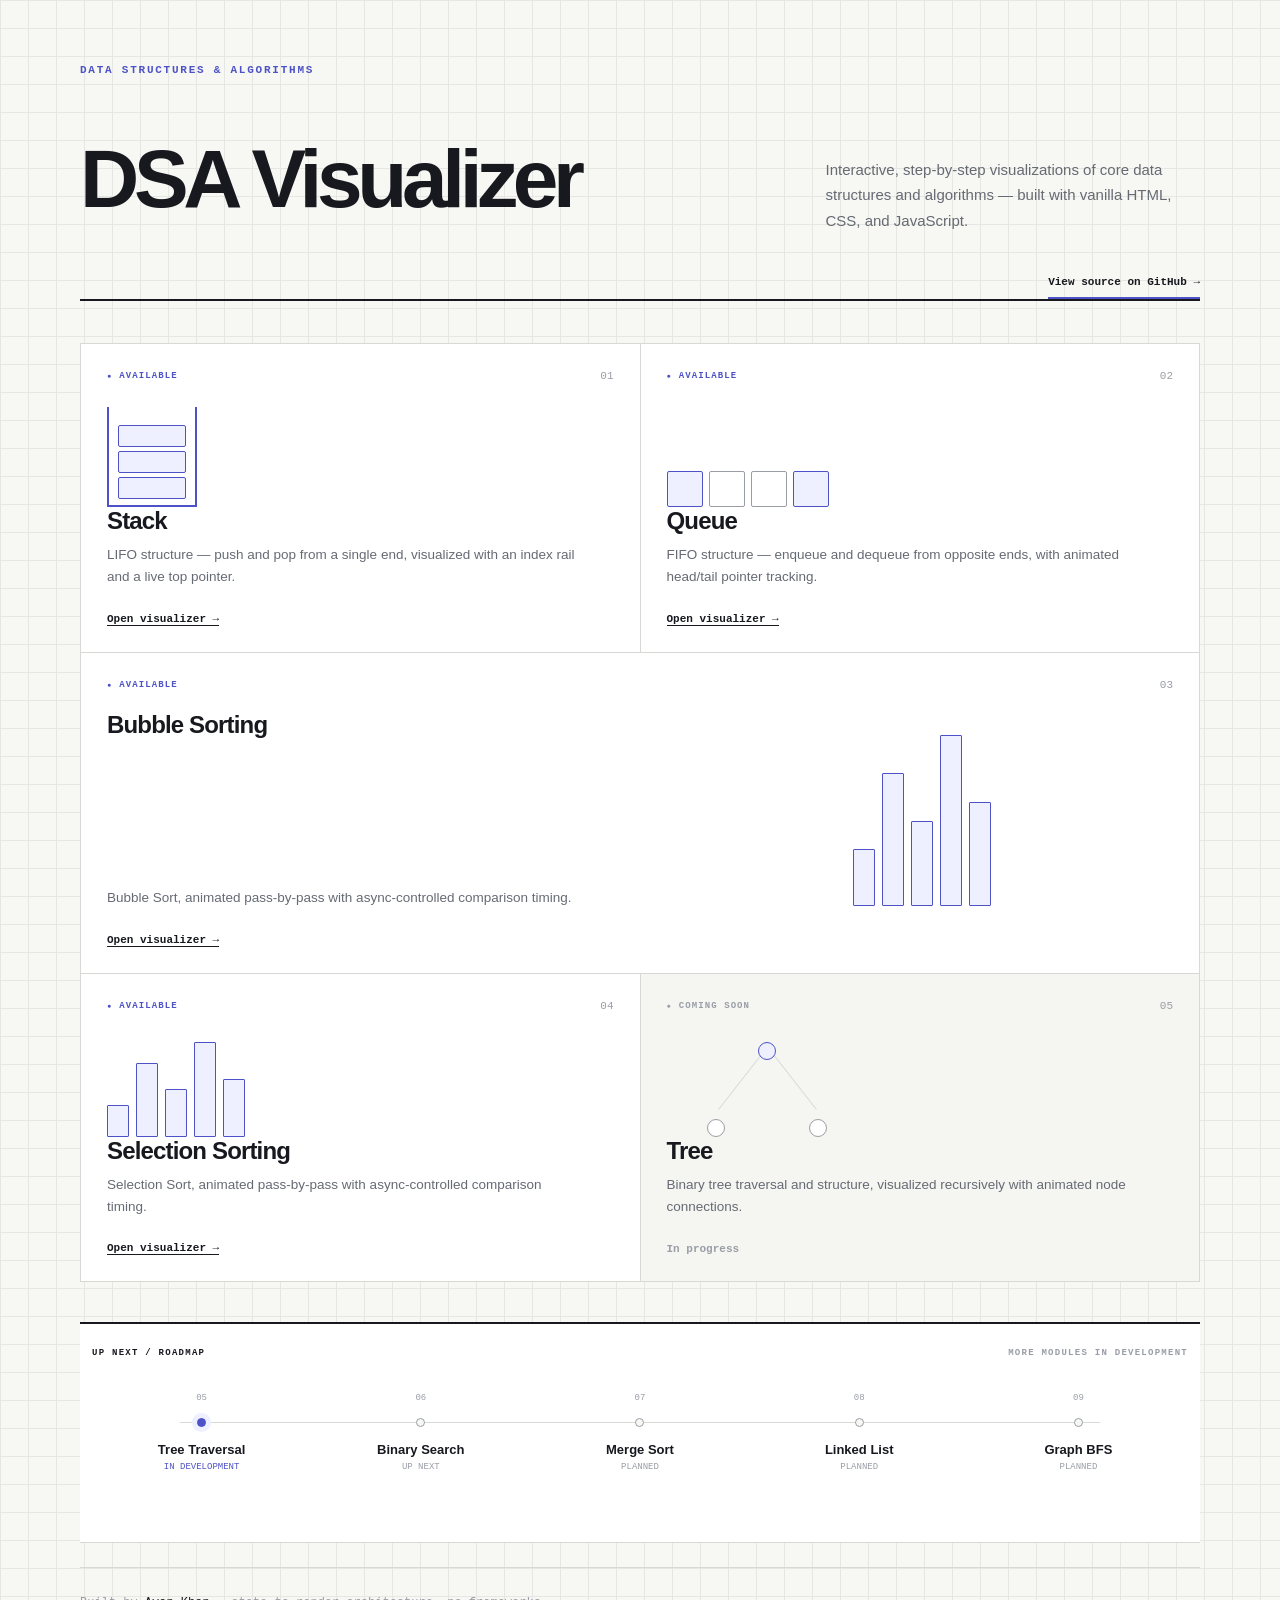
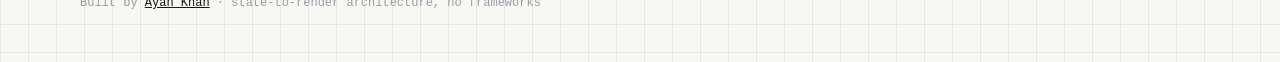
<file: index.html>
<!DOCTYPE html>
<html lang="en">

<head>
  <meta charset="UTF-8" />
  <meta name="viewport" content="width=device-width, initial-scale=1.0">
  <title>DSA-Visualizer</title>
  <link rel="stylesheet" href="style.css">
</head>

<body>

  <div class="page">
    <header class="hero">
      <p class="eyebrow">Data Structures &amp; Algorithms</p>
      <h1>DSA Visualizer</h1>
      <p class="subtitle">Interactive, step-by-step visualizations of core data structures and algorithms — built with
        vanilla HTML, CSS, and JavaScript.</p>
      <a class="repo-link" href="https://github.com/ayan-023/dsa-visualizer" target="_blank" rel="noopener">View source
        on GitHub →</a>
    </header>

    <main class="grid">

      <a class="card" href="Stack/">
        <div class="card-top">
          <span class="tag">Available</span>
          <span class="module-index">01</span>
        </div>
        <div class="icon-box">
          <div class="mini-bars">
            <span style="height:60%"></span>
            <span style="height:85%"></span>
            <span style="height:45%"></span>
          </div>
        </div>
        <h2>Stack</h2>
        <p>LIFO structure — push and pop from a single end, visualized with an index rail and a live top pointer.</p>
        <span class="open-link">Open visualizer →</span>
      </a>

      <a class="card" href="Queue/">
        <div class="card-top">
          <span class="tag">Available</span>
          <span class="module-index">02</span>
        </div>
        <div class="icon-box">
          <div class="mini-queue">
            <span></span><span></span><span></span><span></span>
          </div>
        </div>
        <h2>Queue</h2>
        <p>FIFO structure — enqueue and dequeue from opposite ends, with animated head/tail pointer tracking.</p>
        <span class="open-link">Open visualizer →</span>
      </a>

      <a class="card" href="Bubble Sort/">
        <div class="card-top">
          <span class="tag">Available</span>
          <span class="module-index">03</span>
        </div>
        <div class="icon-box">
          <div class="mini-sort">
            <span style="height:30%"></span>
            <span style="height:70%"></span>
            <span style="height:45%"></span>
            <span style="height:90%"></span>
            <span style="height:55%"></span>
          </div>
        </div>
        <h2>Bubble Sorting</h2>
        <p>Bubble Sort, animated pass-by-pass with async-controlled comparison timing.</p>
        <span class="open-link">Open visualizer →</span>
      </a>
      <a class="card" href="Selection Sort/">
        <div class="card-top">
          <span class="tag">Available</span>
          <span class="module-index">04</span>
        </div>
        <div class="icon-box">
          <div class="mini-sort">
            <span style="height:30%"></span>
            <span style="height:70%"></span>
            <span style="height:45%"></span>
            <span style="height:90%"></span>
            <span style="height:55%"></span>
          </div>
        </div>
        <h2>Selection Sorting</h2>
        <p>Selection Sort, animated pass-by-pass with async-controlled comparison timing.</p>
        <span class="open-link">Open visualizer →</span>
      </a>

      <div class="card card-disabled">
        <div class="card-top">
          <span class="tag tag-soon">Coming soon</span>
          <span class="module-index">05</span>
        </div>
        <div class="icon-box">
          <div class="mini-tree">
            <span class="node root"></span>
            <span class="node l"></span>
            <span class="node r"></span>
          </div>
        </div>
        <h2>Tree</h2>
        <p>Binary tree traversal and structure, visualized recursively with animated node connections.</p>
        <span class="open-link muted">In progress</span>
      </div>

    </main>

<section class="roadmap">

  <div class="roadmap-head">
    <span>UP NEXT / ROADMAP</span>
    <span>MORE MODULES IN DEVELOPMENT</span>
  </div>

  <div class="roadmap-track">

    <div class="roadmap-item active">
      <span class="roadmap-number">05</span>
      <span class="roadmap-dot"></span>
      <h3>Tree Traversal</h3>
      <p>In development</p>
    </div>

    <div class="roadmap-item">
      <span class="roadmap-number">06</span>
      <span class="roadmap-dot"></span>
      <h3>Binary Search</h3>
      <p>Up next</p>
    </div>

    <div class="roadmap-item">
      <span class="roadmap-number">07</span>
      <span class="roadmap-dot"></span>
      <h3>Merge Sort</h3>
      <p>Planned</p>
    </div>

    <div class="roadmap-item">
      <span class="roadmap-number">08</span>
      <span class="roadmap-dot"></span>
      <h3>Linked List</h3>
      <p>Planned</p>
    </div>

    <div class="roadmap-item">
      <span class="roadmap-number">09</span>
      <span class="roadmap-dot"></span>
      <h3>Graph BFS</h3>
      <p>Planned</p>
    </div>

  </div>
</section>

    <!-- <div class="soon">
      <h1 style="">More Algorithms Coming soon</h1>
    </div> -->

    <footer class="footer">
      <p>Built by <a href="https://github.com/ayan-023" target="_blank" rel="noopener">Ayan Khan</a> · state-to-render
        architecture, no frameworks</p>
    </footer>
  </div>

</body>

</html>
</file>
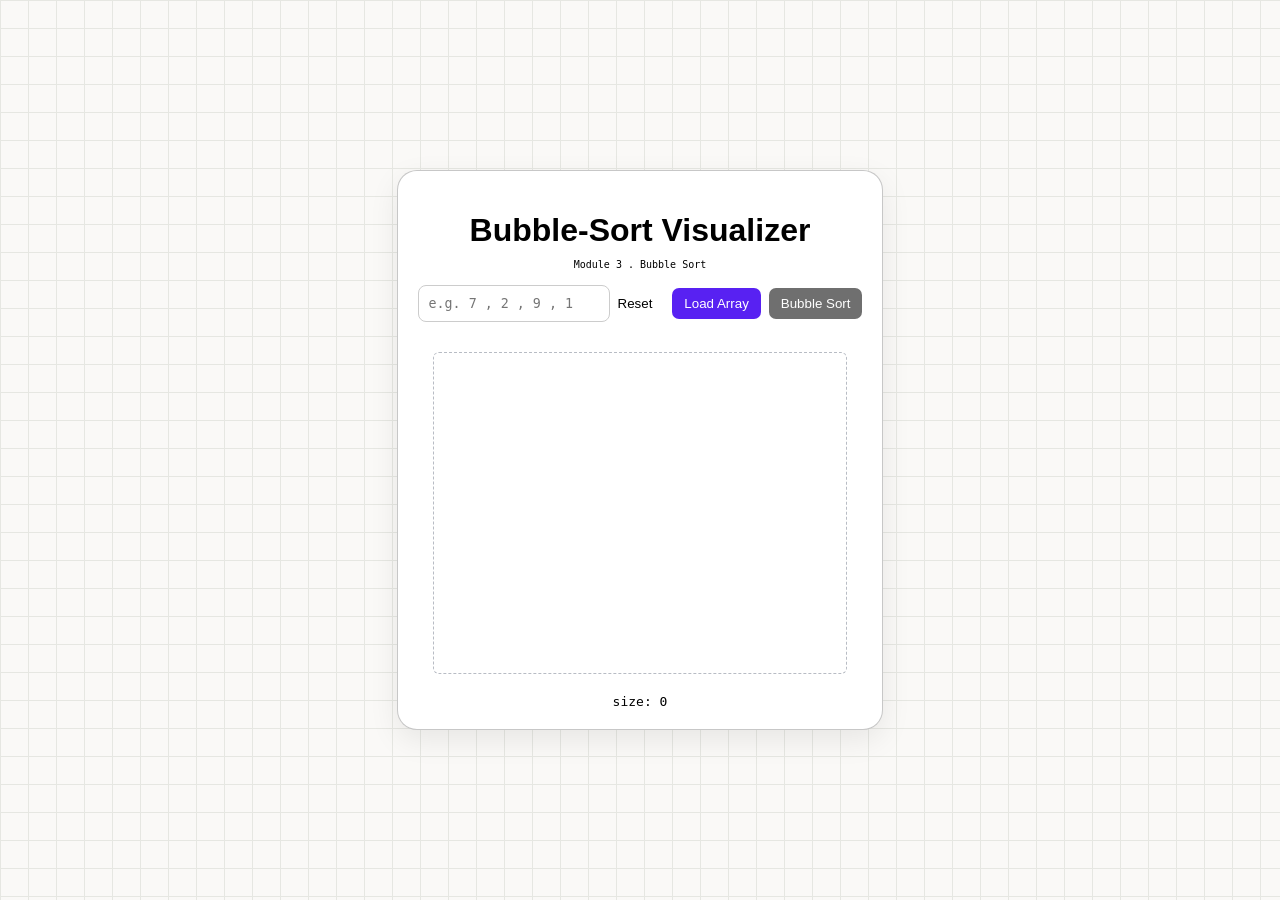
<file: Bubble Sort/index.html>
<!DOCTYPE html>
<html lang="en">

<head>
  <meta charset="UTF-8">
  <meta name="viewport" content="width=device-width, initial-scale=1.0">
  <title>bubble Sort</title>
  <script src="script.js"></script>
  <link rel="stylesheet" href="style.css">
</head>

<body>
  <div class="visualizer">
    <h1>Bubble-Sort Visualizer</h1>
    <p style="text-align: center; font-size: x-small; font-family: monospace; ">Module 3 . Bubble Sort</p>
    <div class="controls">
      <input type="text" id="inputValue" placeholder="e.g. 7 , 2 , 9 , 1">
      <button style="background-color: transparent; color: black; padding-left: 0px;" onclick="resetInput()" value="reset">Reset</button>
      <button class="loadArray" onclick="loadArray()">Load Array</button>
      <button class="bubbleSort" onclick="bubbleSort()">Bubble Sort</button>
    </div>
    <div id="barscontainer" class="bars-container"></div>
    <div id="sizeLabel" style="text-align: center; font-family: monospace; margin-top: 20px;">size: 0</div>
  </div>
</body>

</html>
</file>
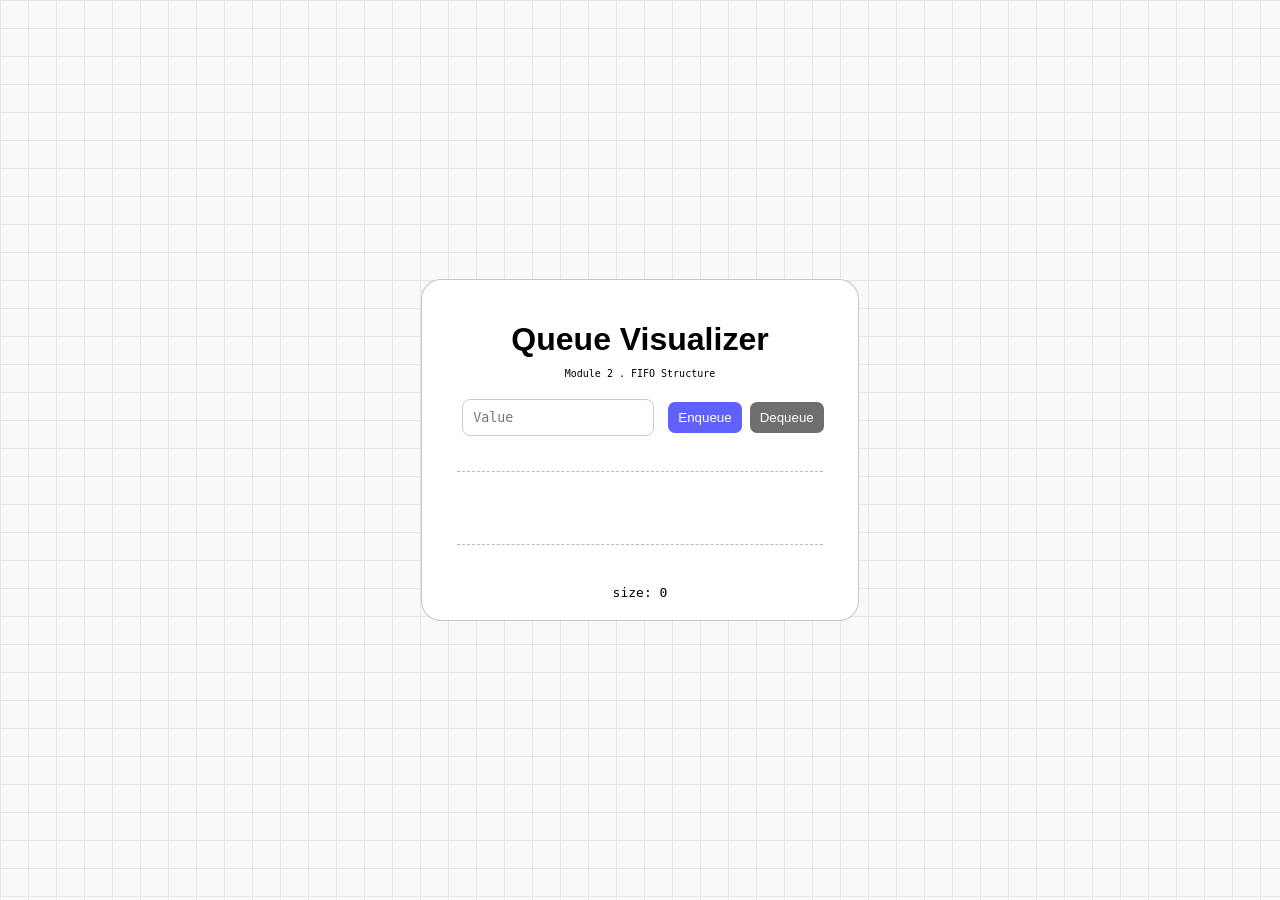
<file: Queue/index.html>
<!DOCTYPE html>
<html lang="en">

<head>
    <meta charset="UTF-8">
    <meta name="viewport" content="width=device-width, initial-scale=1.0">
    <title>Queue-Visualizer</title>
    <link rel="stylesheet" href="style.css">
    <script src="script.js"></script>
</head>

<body>
    <div class="queue-visualizer">
        <h1>Queue Visualizer</h1>
        <p style="text-align: center; font-size: x-small; font-family: monospace; ">Module 2 . FIFO Structure</p>
        <div class="controls">
            <input type="number" id="valueInput" placeholder="Value" />
            <button class="enqueue" onclick="enqueueValue()">Enqueue</button>
            <button class="dequeue" onclick="dequeueValue()">Dequeue</button>
        </div>
        <div id="queue-container" class="queue-container"></div>
        <div id="sizeLabel" style="text-align: center; font-family: monospace; margin-top: 40px;">size: 0</div>
    </div>
    <script src="script.js"></script>
    </div>
</body>

</html>
</file>
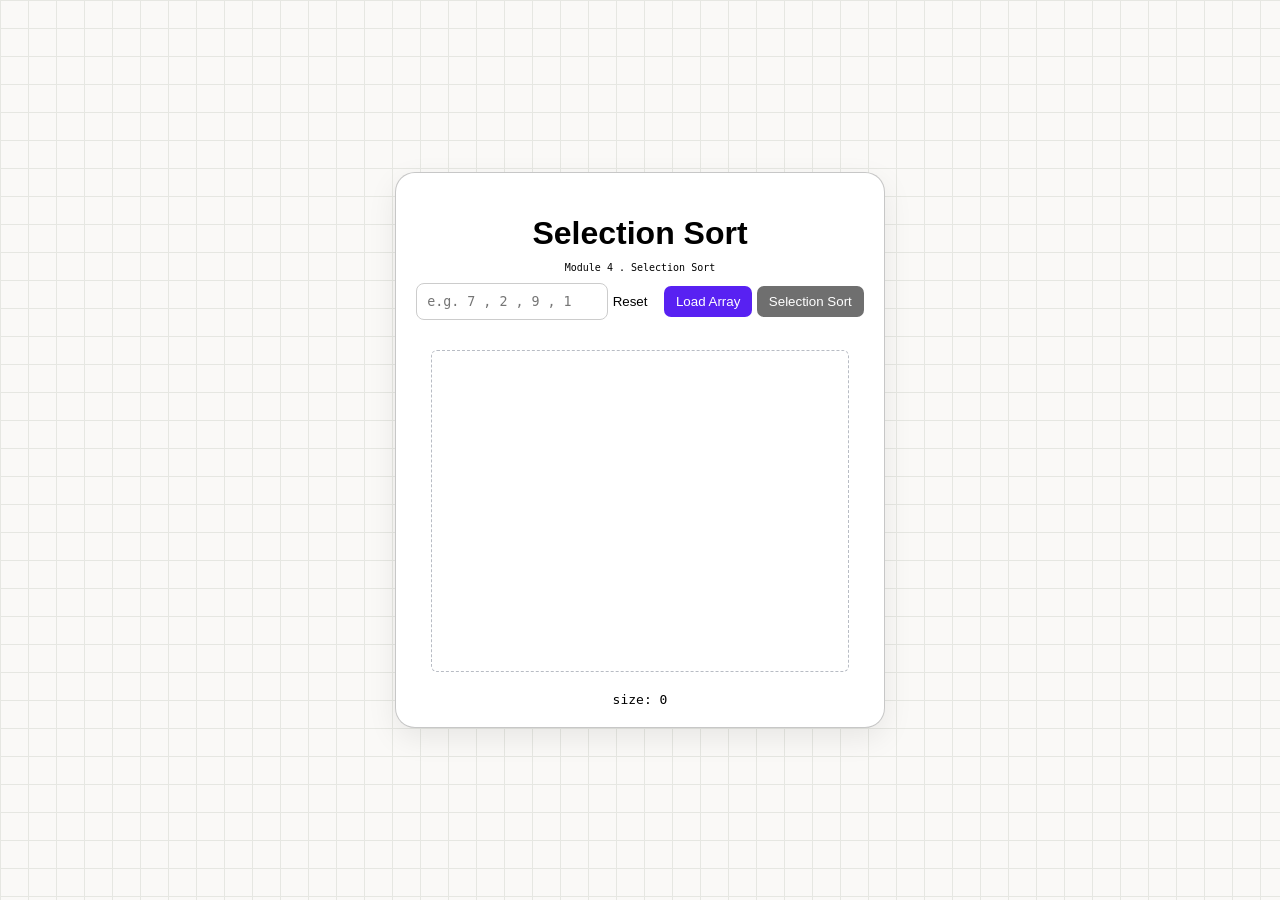
<file: Selection Sort/index.html>
<!DOCTYPE html>
<html lang="en">

<head>
    <meta charset="UTF-8">
    <meta name="viewport" content="width=device-width, initial-scale=1.0">
    <title>Selection Sort</title>
    <link rel="stylesheet" href="style.css">
    <script src="script.js"></script>
</head>

<body>
    <div class="visualizer">
        <h1>Selection Sort</h1>
        <p style="text-align: center; font-size: x-small; font-family: monospace; ">Module 4 . Selection Sort</p>
        <div class="control">
            <input type="text" placeholder="e.g. 7 , 2 , 9 , 1" id="inputValue">
            <button style="background-color: transparent; color: black; padding-left: 0px;" onclick="resetInput()" value="reset">Reset</button>
            <button class="loadArray" onclick="loadArray()">Load Array</button>
            <button class="bubbleSort" onclick="selectionSort()">Selection Sort</button>
        </div>
        <div id="barscontainer" class="bars-container"></div>
        <div id="sizeLabel" style="text-align: center; font-family: monospace; margin-top: 20px;">size: 0</div>
    </div>
</body>

</html>
</file>
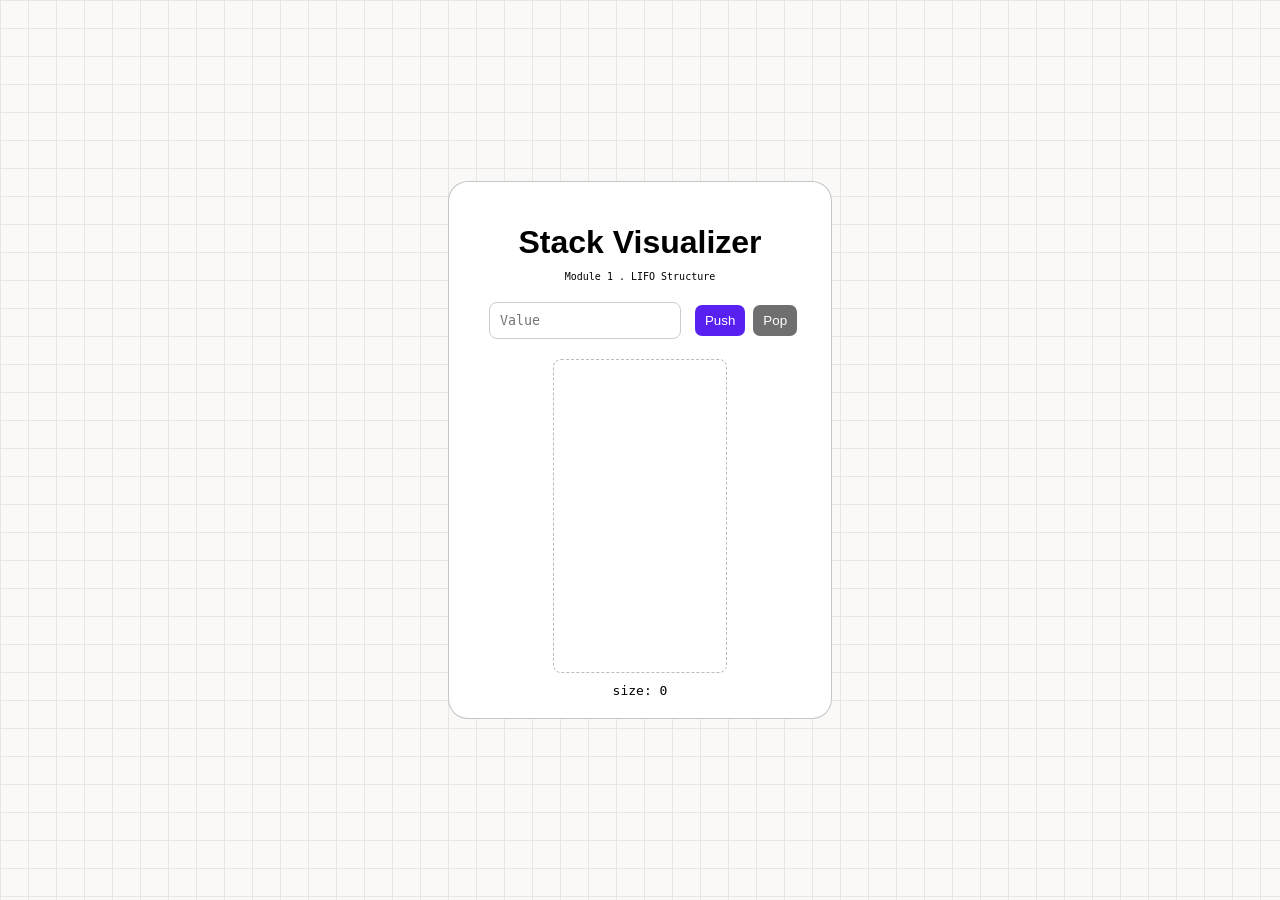
<file: Stack/index.html>
<!DOCTYPE html>
<html lang="en">

<head>
    <meta charset="UTF-8">
    <meta name="viewport" content="width=device-width, initial-scale=1.0">
    <title>Stack-Visualizer</title>
    <link rel="stylesheet" href="style.css">
    <script src="script.js"></script>
</head>

<body>
    <div class="visualizer">
        <h1>Stack Visualizer</h1>
        <p style="text-align: center; font-size: x-small; font-family: monospace; ">Module 1 . LIFO Structure</p>
        <div class="controls">
            <input type="number" id="valueInput" placeholder="Value" />
            <button class="push" onclick="pushValue()">Push</button>
            <button class="pop" onclick="popValue()">Pop</button>
        </div>
        <div id="stackContainer" class="stack-container"></div>
        <div id="sizeLabel" style="text-align: center; font-family: monospace; margin-top: 10px;">size: 0</div>
    </div>
    <script src="script.js"></script>
    </div>
</body>

</html>
</file>
<file: style.css>
:root{
  --bg:#f7f7f3;
  --paper:#fff;
  --grid:#e6e7e2;
  --line:#d8d9d4;
  --ink:#17191f;
  --soft:#666a73;
  --faint:#999da5;
  --accent:#4d52c7;
  --accent-light:#eeefff;
  --mono:"SFMono-Regular",Consolas,"Liberation Mono",monospace;
  --sans:Inter,-apple-system,BlinkMacSystemFont,"Segoe UI",sans-serif;
}

*{
  box-sizing:border-box;
}

body{
  margin:0;
  min-height:100vh;
  color:var(--ink);
  font-family:var(--sans);
  background-color:var(--bg);
  background-image:
    linear-gradient(var(--grid) 1px,transparent 1px),
    linear-gradient(90deg,var(--grid) 1px,transparent 1px);
  background-size:28px 28px;
}

.page{
  width:min(1120px,calc(100% - 40px));
  margin:auto;
  padding:64px 0 40px;
}

.hero{
  position:relative;
  display:grid;
  grid-template-columns:1.3fr .7fr;
  align-items:end;
  gap:50px;
  margin-bottom:42px;
  padding-bottom:32px;
  text-align:left;
  border-bottom:2px solid var(--ink);
}

.eyebrow{
  grid-column:1;
  margin:0 0 14px;
  color:var(--accent);
  font:600 11px var(--mono);
  letter-spacing:.16em;
  text-transform:uppercase;
}

.hero h1{
  grid-column:1;
  max-width:650px;
  margin:0;
  font-size:clamp(48px,7vw,82px);
  font-weight:750;
  line-height:.94;
  letter-spacing:-.065em;
}

.subtitle{
  grid-column:2;
  grid-row:1/4;
  align-self:end;
  margin:0 0 34px;
  color:var(--soft);
  font-size:15px;
  line-height:1.7;
}

.repo-link{
  position:absolute;
  right:0;
  bottom:0;
  padding:9px 0;
  color:var(--ink);
  font:600 11px var(--mono);
  text-decoration:none;
  border-bottom:2px solid var(--accent);
  transition:color .2s ease;
}

.repo-link:hover{
  color:var(--accent);
}

.grid{
  display:grid;
  grid-template-columns:repeat(2,1fr);
  gap:1px;
  background:var(--line);
  border:1px solid var(--line);
}

.card{
  position:relative;
  min-height:300px;
  display:grid;
  grid-template-rows:auto 105px auto 1fr auto;
  padding:26px;
  overflow:hidden;
  color:inherit;
  text-decoration:none;
  background:var(--paper);
  transition:background .2s ease;
}

.card:hover{
  background:#fafaff;
}

.card:nth-child(3){
  grid-column:span 2;
  min-height:320px;
  grid-template-columns:1fr 1fr;
  grid-template-rows:auto 1fr auto;
  column-gap:60px;
}

.card:nth-child(6){
  grid-column:span 2;
  min-height:320px;
  grid-template-columns:1fr 1fr;
  grid-template-rows:auto 1fr auto;
  column-gap:60px;
}

.card:nth-child(3) .card-top{
  grid-column:1/3;
}

.card:nth-child(3) .icon-box{
  grid-column:2;
  grid-row:2/4;
  height:190px;
  align-self:center;
  justify-content:center;
}

.card:nth-child(3) h2,
.card:nth-child(3) p,
.card:nth-child(3) .open-link{
  grid-column:1;
}

.card::after{
  content:"↗";
  position:absolute;
  right:24px;
  bottom:22px;
  color:var(--faint);
  font:18px var(--mono);
  opacity:0;
  transform:translate(-5px,5px);
  transition:.2s ease;
}

.card:hover::after{
  opacity:1;
  transform:translate(0);
}

.card-top{
  display:flex;
  justify-content:space-between;
  align-items:center;
  margin-bottom:20px;
}

.tag{
  padding:0;
  color:var(--accent);
  background:none;
  font:600 9px var(--mono);
  letter-spacing:.12em;
  text-transform:uppercase;
}

.tag::before{
  content:"●";
  margin-right:7px;
  font-size:7px;
}

.tag-soon{
  color:var(--faint);
}

.module-index{
  color:var(--faint);
  font:11px var(--mono);
}

.icon-box{
  height:105px;
  display:flex;
  align-items:flex-end;
  margin-bottom:22px;
}

.card h2{
  margin:0 0 9px;
  font-size:24px;
  font-weight:650;
  letter-spacing:-.035em;
}

.card p{
  max-width:470px;
  margin:0 0 24px;
  color:var(--soft);
  font-size:13.5px;
  line-height:1.65;
}

.open-link{
  width:max-content;
  color:var(--ink);
  font:600 11px var(--mono);
  border-bottom:1px solid var(--ink);
}

.card:hover .open-link{
  color:var(--accent);
  border-color:var(--accent);
}

.open-link.muted{
  color:var(--faint);
  border:0;
}

.card-disabled{
  cursor:default;
  background:#f5f5f2;
}

.card-disabled:hover{
  background:#f5f5f2;
}

.card-disabled::after{
  display:none;
}

/* STACK */

.mini-bars{
  width:90px;
  height:100px;
  display:flex;
  flex-direction:column-reverse;
  justify-content:flex-start;
  align-items:center;
  gap:4px;
  padding:6px 8px;
  border-right:2px solid var(--accent);
  border-bottom:2px solid var(--accent);
  border-left:2px solid var(--accent);
}

.mini-bars span{
  width:68px;
  height:22px !important;
  background:var(--accent-light);
  border:1.5px solid var(--accent);
  border-radius:2px;
  transition:
    transform .2s ease,
    background .2s ease;
}

.card:hover .mini-bars span:last-child{
  background:#dedfff;
  transform:translateY(-3px);
}

/* SORTING */

.mini-sort{
  height:100%;
  display:flex;
  align-items:flex-end;
  gap:7px;
}

.mini-sort span{
  width:22px;
  background:var(--accent-light);
  border:1.5px solid var(--accent);
  border-radius:1px;
  transition:transform .2s ease;
}

.card:hover .mini-sort span:nth-child(3){
  transform:translateY(-5px);
}

/* QUEUE */

.mini-queue{
  display:flex;
  align-items:center;
  gap:6px;
}

.mini-queue span{
  width:36px;
  height:36px;
  background:var(--accent-light);
  border:1.5px solid var(--accent);
  border-radius:2px;
    transition:
    transform .2s ease,
    background .2s ease;
}


.mini-queue span:nth-child(3),
.mini-queue span:nth-child(2){
  background:transparent;
  border-color:var(--faint);
}

.card:hover .mini-queue span:nth-child(4){
  transform:translateX(25px);
}
.card:hover .mini-queue span:nth-child(3),
.card:hover .mini-queue span:nth-child(2),
.card:hover .mini-queue span:nth-child(1){
  transform:translateX(5px);
}

/* TREE */

.mini-tree{
  position:relative;
  width:200px;
  height:95px;
}

.mini-tree .node{
  position:absolute;
  z-index:2;
  width:18px;
  height:18px;
  background:var(--paper);
  border:1.5px solid var(--faint);
  border-radius:50%;
}

.mini-tree .root{
  top:0;
  left:50%;
  background:var(--accent-light);
  border-color:var(--accent);
  transform:translateX(-50%);
}

.mini-tree .l{
  bottom:0;
  left:20%;
}

.mini-tree .r{
  right:20%;
  bottom:0;
}

.mini-tree::before,
.mini-tree::after{
  content:"";
  position:absolute;
  top:10px;
  width:1px;
  height:73px;
  background:var(--line);
  transform-origin:top;
}

.mini-tree::before{
  left:48%;
  transform:rotate(38deg);
}

.mini-tree::after{
  left:52%;
  transform:rotate(-38deg);
}

.footer{
  display:flex;
  justify-content:space-between;
  margin-top:24px;
  padding-top:16px;
  color:var(--faint);
  border-top:1px solid var(--line);
  font:12px var(--mono);
}

.footer a{
  color:var(--ink);
}

@media(max-width:760px){

  .page{
    width:calc(100% - 28px);
    padding-top:40px;
  }

  .hero{
    display:block;
  }

  .hero h1{
    margin-bottom:22px;
    font-size:52px;
  }

  .subtitle{
    max-width:520px;
    margin-bottom:28px;
  }

  .repo-link{
    position:static;
    display:inline-block;
  }

  .grid{
    grid-template-columns:1fr;
  }

  .card:nth-child(3){
    grid-column:auto;
    display:grid;
    grid-template-columns:1fr;
    grid-template-rows:auto 105px auto 1fr auto;
  }

  .card:nth-child(3) .card-top,
  .card:nth-child(3) .icon-box,
  .card:nth-child(3) h2,
  .card:nth-child(3) p,
  .card:nth-child(3) .open-link{
    grid-column:1;
  }

  .card:nth-child(3) .icon-box{
    grid-row:auto;
    height:105px;
    justify-content:flex-start;
  }

  .footer{
    display:block;
    line-height:1.8;
  }
}

/* Roadmap */

.roadmap{
  background-color: var(--paper);
  margin-top:40px;
  padding:24px 12px;
  border-top:2px solid var(--ink);
  border-bottom:1px solid var(--line);
  padding-bottom: 70px
}

.roadmap-head{
  display:flex;
  justify-content:space-between;
  margin-bottom:35px;
  color:var(--faint);
  font:600 9px var(--mono);
  letter-spacing:.14em;
}

.roadmap-head span:first-child{
  color:var(--ink);
}

.roadmap-track{
  position:relative;
  display:grid;
  grid-template-columns:repeat(5,1fr);
}

.roadmap-track::before{
  content:"";
  position:absolute;
  top:29px;
  right:8%;
  left:8%;
  height:1px;
  background:var(--line);
}

.roadmap-item{
  position:relative;
  text-align:center;
}

.roadmap-number{
  display:block;
  margin-bottom:15px;
  color:var(--faint);
  font:9px var(--mono);
}

.roadmap-dot{
  position:relative;
  z-index:2;
  display:block;
  width:9px;
  height:9px;
  margin:0 auto 15px;
  background:var(--bg);
  border:1.5px solid var(--faint);
  border-radius:50%;
}

.roadmap-item.active .roadmap-dot{
  background:var(--accent);
  border-color:var(--accent);
  box-shadow:0 0 0 5px var(--accent-light);
}

.roadmap-item h3{
  margin:0 0 5px;
  font-size:13px;
  font-weight:600;
}

.roadmap-item p{
  margin:0;
  color:var(--faint);
  font:9px var(--mono);
  text-transform:uppercase;
}

.roadmap-item.active p{
  color:var(--accent);
}

@media(max-width:760px){

  .roadmap-track{
    grid-template-columns:1fr;
    gap:25px;
  }

  .roadmap-track::before{
    display:none;
  }

  .roadmap-item{
    text-align:left;
  }

  .roadmap-dot{
    display:none;
  }
}
</file>
<file: Bubble Sort/style.css>
body{
  margin:0;
  min-height:100vh;
  display:flex;
  justify-content:center;
  align-items:center;
  font-family:'Trebuchet MS','Lucida Sans Unicode','Lucida Grande','Lucida Sans',Arial,sans-serif;
  background:#faf9f7;
  background-image:
    linear-gradient(to right,#e6e7e2 1px,transparent 1px),
    linear-gradient(to bottom,#e6e7e2 1px,transparent 1px);
  background-size:28px 28px;
}

.visualizer{
  background:#fff;
  padding:20px;
  margin:50px;
  border:.5px solid rgba(0,0,0,.22);
  border-radius:20px;
  box-shadow:0 10px 30px rgba(0,0,0,.08);
}

h1{
  margin-bottom: 0px;
  text-align:center;
}

.controls{
  display:flex;
  justify-content:center;
  align-items:center;
  gap:8px;
  margin:15px 0;
}

input{
  padding:10px;
  border:1px solid #ccc;
  border-radius:8px;
  font-family:monospace;
  transition:.25s;
}

input:focus{
  outline:none;
  border-color:#3b82f6;
  box-shadow:0 0 0 3px rgba(59,130,246,.25);
}

button{
  font-weight: 500;
  padding:8px 12px;
  border:none;
  border-radius:7px;
  color:#fff;
  cursor:pointer;
  transition:.25s;
}

.loadArray{background:#4000f0de;}
.bubbleSort{background:#6f6f6f;}

.loadArray:hover{
  background:#fff;
  color:#2563eb;
  box-shadow:0 0 18px rgba(37,99,235,.35);
}

.bubbleSort:hover{
  background:#fff;
  color:#555;
  box-shadow:0 0 18px rgba(90,90,90,.3);
}

button:active{
  transform:scale(.96);
}

.bars-container{
  display:flex;
  justify-content:center;
  align-items:flex-end;
  height:300px;
  padding:10px;
  gap:10px;
  overflow:hidden;
  border:1.5px dashed #b8bcc4;
  border-radius:6px;
    margin-top: 30px;
    margin-left: 15px;
    margin-right: 15px;
}

.bar{
  flex:1;
  min-width:20px;
  display:flex;
  justify-content:center;
  align-items:flex-end;
  background:#eef1f5;
  border:2px solid #4a5568;
  border-radius:6px 6px 0 0;
  font:11px monospace;
  transition:height .25s ease,background .25s,border-color .25s,transform .2s;
}

.bar:hover{
  filter:brightness(.97);
}

.bar.comparing-left{
  background:#e6e8fd;
  border-color:#4c51bf;
  transform:translateY(-2px);
}

.bar.comparing-right{
  background:#fde6e6;
  border-color:#bf4c4c;
  transform:translateY(-4px);
}

.bar.swapped{
  background:#dcfce7;
  border-color:#15803d;
  /* transform:scaleY(1.03); */
}

.bar.sorted{
  background:#d8f7df;
  border-color:#16a34a;
}
</file>
<file: Queue/style.css>
body {
    font-family: 'Trebuchet MS', 'Lucida Sans Unicode', 'Lucida Grande', 'Lucida Sans', Arial, sans-serif;
    display: flex;
    align-items: center;
    justify-content: center;
    width: 100vw;
    height: 90vh;
    margin: 0;
    min-height: 100vh;
    background-color: #faf9f7;
    background-image:
        linear-gradient(to right, #e6e7e2 1px, transparent 1px),
        linear-gradient(to bottom, #e6e7e2 1px, transparent 1px);
    background-size: 28px 28px;

}

.queue-visualizer {
    background-color: white;
    box-shadow: #4a5568;
    border-radius: 20px;
    margin: 50px;
    padding: 20px;
    height: auto;
    width: auto;
    border: 0.5px solid rgba(0, 0, 0, 0.225);
}


h1 {
    text-align: center;
    margin-bottom: 0px;
}

button {
    margin: 4px;
    border: 0px;
    padding: 8px 10px;
    border-radius: 7px;
    background-color: rgb(96, 96, 255);
    color: white;
}

button.enequeue {
    transition: all 0.3s ease;
    background-color: #4000f0de;
}

button.dequeue {
    transition: all 0.3s ease;
    background-color: #6f6f6f;
}

button.enqueue:hover {
    box-shadow: 0 0 20px rgba(37, 99, 235, 0.6);
    background-color: white;
    color: rgba(37, 99, 235, 0.6);
}

button.dequeue:hover {
    box-shadow: 0 0 20px rgba(75, 75, 75, 0.6);
    background-color: rgb(255, 255, 255);
    color: rgba(0, 0, 0, 0.6);
}

.controls {
    display: flex;
    justify-content: center;
    align-items: center;
    margin: 10px;
}

input {
    font-family: monospace;
    margin: 10px;
    padding: 10px;
    border: 1px solid #ccc;
    border-radius: 8px;
    transition: all 0.2s ease;
}

input:focus {
    outline: none;
    border-color: #3b82f6;
    box-shadow: 0 0 0 3px rgba(59, 130, 246, 0.3);
}

.queue-container {
    display: flex;
    flex-direction: row-reverse;
    align-items: center;
    gap: 8px;
    min-width: 200px;
    border-top: 1.5px dashed #b8bcc4;
    border-bottom: 1.5px dashed #b8bcc4;
    border-left: none;
    border-right: none;
    padding: 16px;
    margin: 10 auto;
    margin-top: 25px;
    margin-left: 15px;
    margin-right: 15px;
    height: 40px;
}

.queue-box {
    background: #eef1f5;
    border: 3px solid #4a5568;
    padding: 15px;
    max-width: 120px;
    text-align: center;
    font-family: monospace;
    border-radius: 5px;
}


.queue-box.head {
    border-color: #4c51bf;
    background: #e6e8fd;
}

.queue-box.tail {
    border-color: #bf4c4c;
    background: #fde6e6;
}

.queue-box.head-tail {
    border-color: #864f86;
    background: #f9e6fd;
}

.queue-box {
    position: relative;
}

.queue-box.head::after {
    content: "↑" "\A" "head";
    white-space: pre;
    text-align: center;
    position: absolute;
    left: 50%;
    bottom: -40px;
    transform: translateX(-50%);
    font-size: 11px;
    color: #4c51bf;
}

.queue-box.tail::after {
    content: "↑" "\A" "tail";
    white-space: pre;
    text-align: center;
    position: absolute;
    left: 50%;
    bottom: -40px;
    transform: translateX(-50%);
    font-size: 11px;
    color: #bf4c4c;
}

.queue-box.head-tail::after {
    content: "↑" "\A" "head-tail";
    white-space: pre;
    text-align: center;
    position: absolute;
    left: 50%;
    bottom: -40px;
    transform: translateX(-50%);
    font-size: 11px;
    color: #864f86;
}

@keyframes dropIn {
    from {
        transform: translateX(-15px);
        opacity: 0;
    }

    to {
        transform: translateX(0);
        opacity: 1;
    }
}

.queue-box.enter {
  animation: slideIn 0.5s ease;
}

@keyframes slideIn {
  from { transform: translateX(-20px); opacity: 0; }
  to   { transform: translateX(0); opacity: 1; }
}

.queue-box.exit {
  animation: slideOut 0.3s ease forwards;
}

@keyframes slideOut {
  from { transform: translateX(0); opacity: 1; }
  to   { transform: translateX(20px); opacity: 0; }
}
</file>
<file: Selection Sort/style.css>
body{
  margin:0;
  min-height:100vh;
  display:flex;
  justify-content:center;
  align-items:center;
  font-family:'Trebuchet MS','Lucida Sans Unicode','Lucida Grande','Lucida Sans',Arial,sans-serif;
  background:#faf9f7;
  background-image:
    linear-gradient(to right,#e6e7e2 1px,transparent 1px),
    linear-gradient(to bottom,#e6e7e2 1px,transparent 1px);
  background-size:28px 28px;
}

.visualizer{
  background:#fff;
  padding:20px;
  margin:50px;
  border:.5px solid rgba(0,0,0,.22);
  border-radius:20px;
  box-shadow:0 10px 30px rgba(0,0,0,.08);
}

h1{
  margin-bottom: 0px;
  text-align:center;
}

.controls{
  display:flex;
  justify-content:center;
  align-items:center;
  gap:8px;
  margin:15px 0;
}

input{
  padding:10px;
  border:1px solid #ccc;
  border-radius:8px;
  font-family:monospace;
  transition:.25s;
}

input:focus{
  outline:none;
  border-color:#3b82f6;
  box-shadow:0 0 0 3px rgba(59,130,246,.25);
}

button{
  font-weight: 500;
  padding:8px 12px;
  border:none;
  border-radius:7px;
  color:#fff;
  cursor:pointer;
  transition:.25s;
}

.loadArray{background:#4000f0de;}
.bubbleSort{background:#6f6f6f;}

.loadArray:hover{
  background:#fff;
  color:#2563eb;
  box-shadow:0 0 18px rgba(37,99,235,.35);
}

.bubbleSort:hover{
  background:#fff;
  color:#555;
  box-shadow:0 0 18px rgba(90,90,90,.3);
}

button:active{
  transform:scale(.96);
}

.bars-container{
  display:flex;
  justify-content:center;
  align-items:flex-end;
  height:300px;
  padding:10px;
  gap:10px;
  overflow:hidden;
  border:1.5px dashed #b8bcc4;
  border-radius:6px;
    margin-top: 30px;
    margin-left: 15px;
    margin-right: 15px;
}

.bar{
  flex:1;
  min-width:20px;
  display:flex;
  justify-content:center;
  align-items:flex-end;
  background:#eef1f5;
  border:2px solid #4a5568;
  border-radius:6px 6px 0 0;
  font:11px monospace;
  transition:height .25s ease,background .25s,border-color .25s,transform .2s;
}

.bar:hover{
  filter:brightness(.97);
}

.bar.comparing-left{
  background:#e6e8fd;
  border-color:#4c51bf;
  transform:translateY(-2px);
}

.bar.comparing-right{
  background:#fde6e6;
  border-color:#bf4c4c;
  transform:translateY(-4px);
}

.bar.swapped{
  background:#dcfce7;
  border-color:#15803d;
  /* transform:scaleY(1.03); */
}

.bar.sorted{
  background:#d8f7df;
  border-color:#16a34a;
}
</file>
<file: Stack/style.css>
body {
    font-family: 'Trebuchet MS', 'Lucida Sans Unicode', 'Lucida Grande', 'Lucida Sans', Arial, sans-serif;
    display: flex;
    align-items: center;
    justify-content: center;
    width: 100vw;
    height: 90vh;
    margin: 0;
    min-height: 100vh;
    background-color: #faf9f7;
    background-image:
        linear-gradient(to right, #e6e7e2 1px, transparent 1px),
        linear-gradient(to bottom, #e6e7e2 1px, transparent 1px);
    background-size: 28px 28px;

}

.visualizer {
    background-color: white;
    box-shadow: #4a5568;
    border-radius: 20px;
    margin: 50px;
    padding: 20px;
    height: auto;
    width: auto;
    border: 0.5px solid rgba(0, 0, 0, 0.225);
}

h1 {
    text-align: center;
    margin-bottom: 0px;
}

button {
    margin: 4px;
    border: 0px;
    padding: 8px 10px;
    border-radius: 7px;
    background-color: rgb(96, 96, 255);
    color: white;
}

button.push {
    transition: all 0.3s ease;
    background-color: #4000f0de;
}

button.pop {
    transition: all 0.3s ease;
    background-color: #6f6f6f;
}

button.push:hover {
    box-shadow: 0 0 20px rgba(37, 99, 235, 0.6);
    background-color: white;
    color: rgba(37, 99, 235, 0.6);
}

button.pop:hover {
    box-shadow: 0 0 20px rgba(75, 75, 75, 0.6);
    background-color: rgb(255, 255, 255);
    color: rgba(0, 0, 0, 0.6);
}

.controls {
    display: flex;
    justify-content: center;
    align-items: center;
    margin: 10px;
}

input {
    font-family: monospace;
    margin: 10px;
    padding: 10px;
    border: 1px solid #ccc;
    border-radius: 8px;
    transition: all 0.2s ease;
}

input:focus {
    outline: none;
    border-color: #3b82f6;
    box-shadow: 0 0 0 3px rgba(59, 130, 246, 0.3);
}

.stack-container {
    display: flex;
    flex-direction: column-reverse;
    align-items: center;
    gap: 8px;
    min-height: 280px;
    border: 1.5px dashed #b8bcc4;
    border-radius: 8px;
    padding: 16px;
    margin: 0 auto;
    width: 140px;
}

.stack-box {
    background: #eef1f5;
    border: 3px solid #4a5568;
    padding: 15px;
    width: 120px;
    text-align: center;
    font-family: monospace;
    animation: dropIn 0.25s ease;
    border-radius: 5px;
}

.stack-box.top {
    border-color: #4c51bf;
    background: #e6e8fd;
}

.stack-box {
    position: relative;
}

.stack-box.top::after {
    content: "← top";
    position: absolute;
    right: -50px;
    top: 50%;
    transform: translateY(-50%);
    font-size: 11px;
    color: #4c51bf;
    white-space: nowrap;
}

@keyframes dropIn {
    from {
        transform: translateY(-15px);
        opacity: 0;
    }

    to {
        transform: translateY(0);
        opacity: 1;
    }
}
</file>
